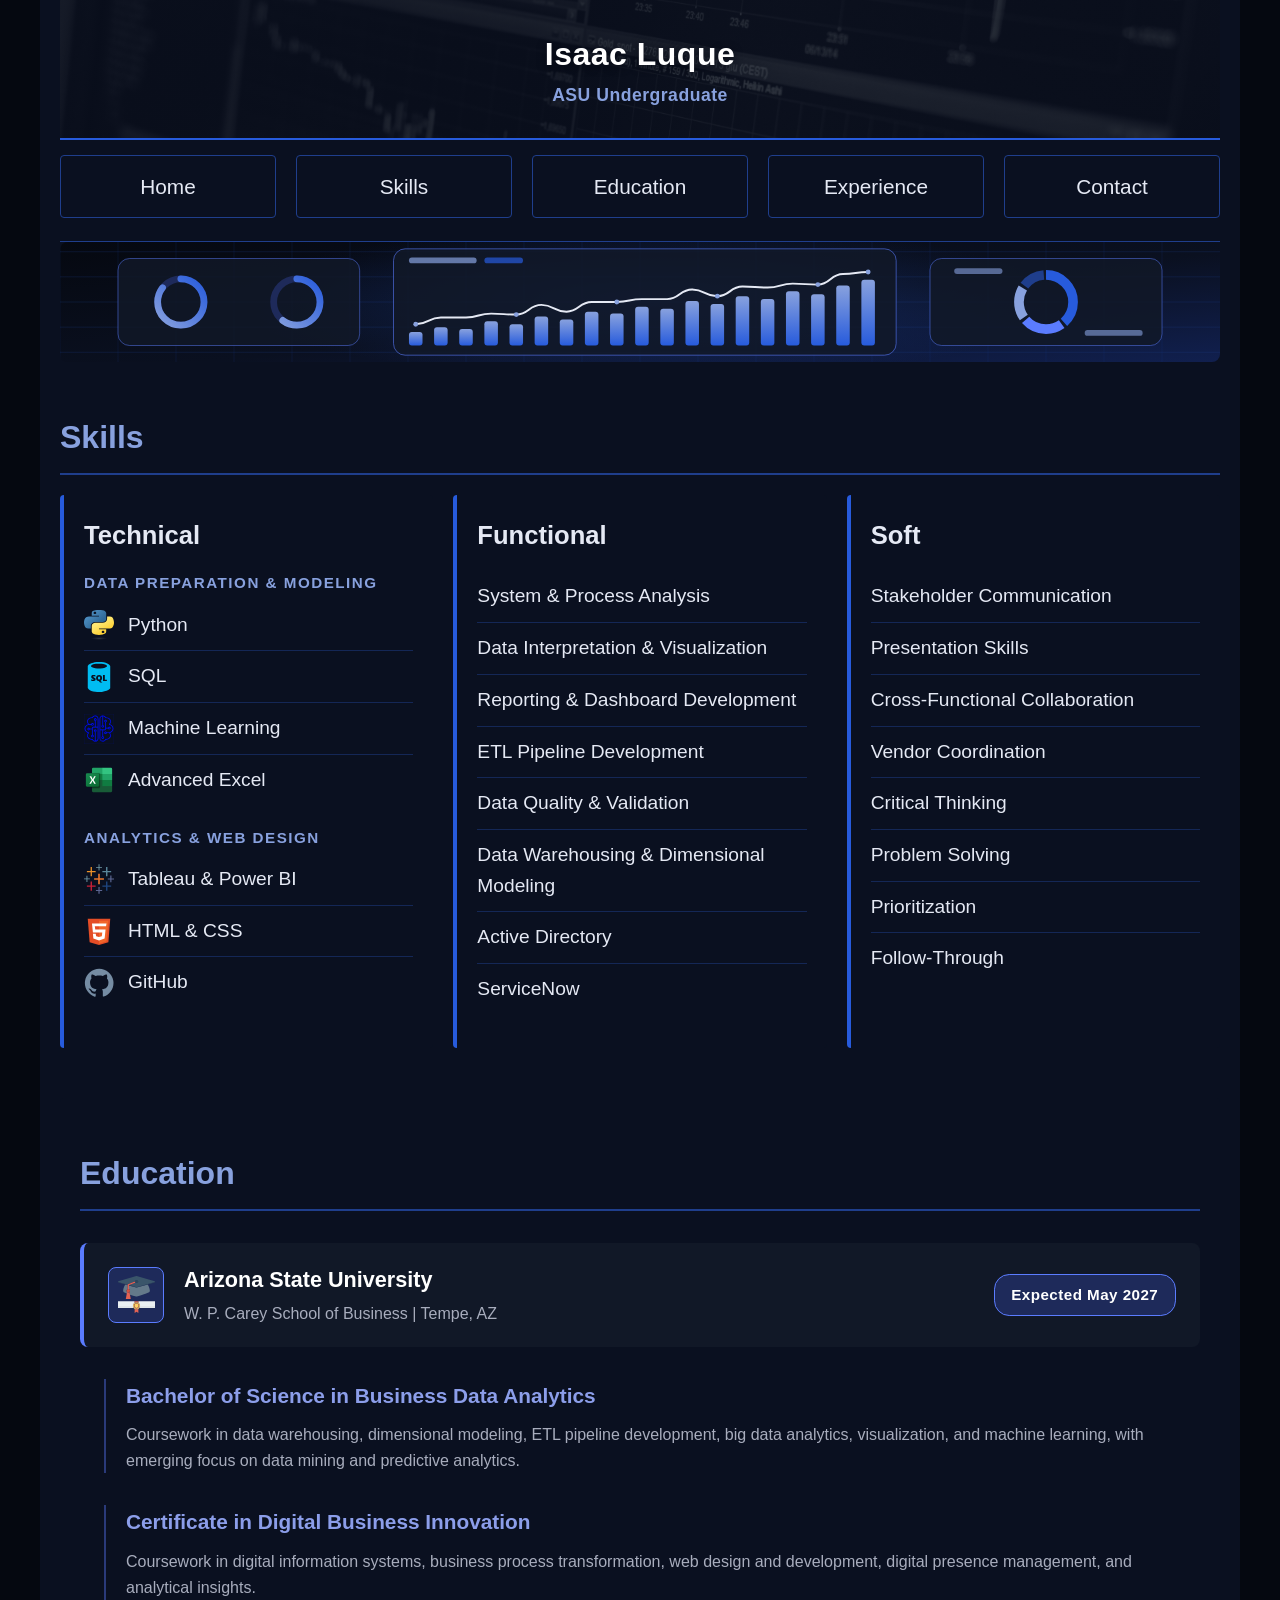
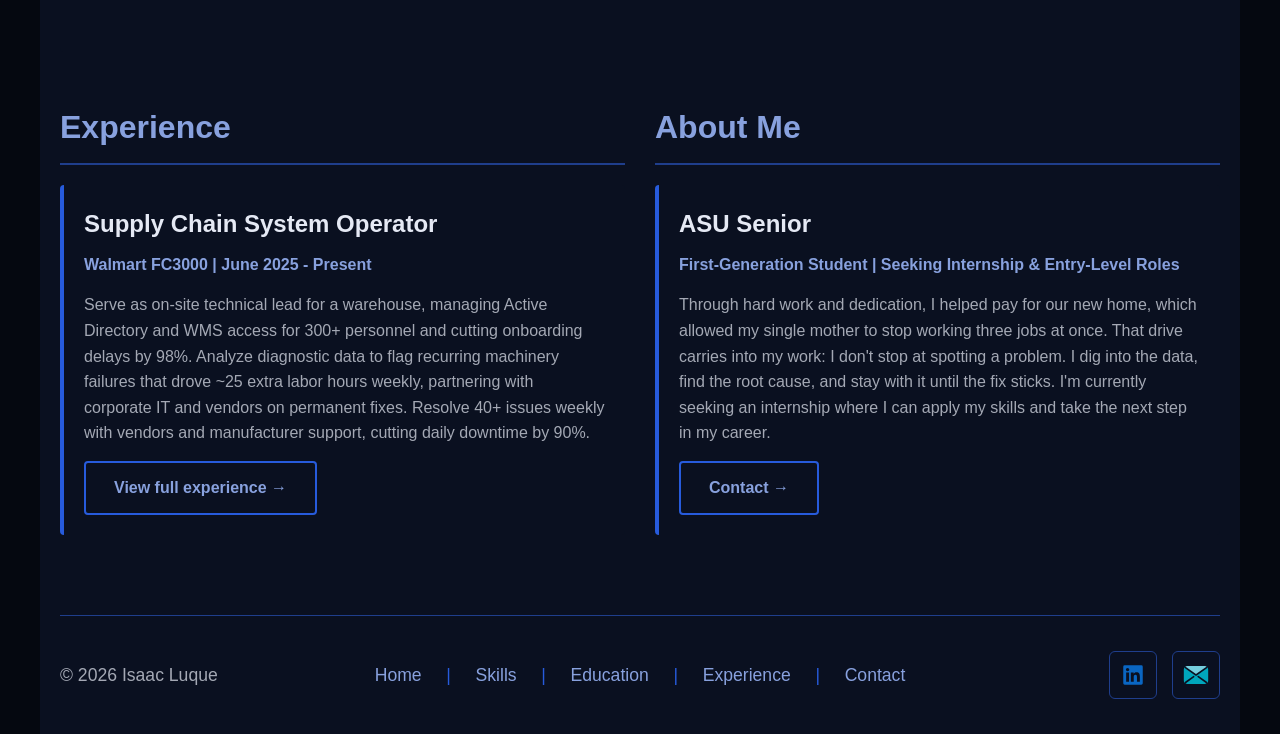
<file: index.html>
<!DOCTYPE html>
<html lang="en">
<head>
    <meta charset="UTF-8">
    <meta name="viewport" content="width=device-width, initial-scale=1.0">
    <title>Isaac Luque - Business Data Analyst</title>
    <meta name="description" content="Isaac Luque is an ASU Business Data Analytics student skilled in Python, SQL, and Tableau, seeking data analyst internships and entry-level roles.">
    <meta name="keywords" content="Isaac Luque, business data analytics, data analyst, ASU, Python, SQL, Tableau, Power BI, internship">
    <link rel="stylesheet" href="style.css">
</head>
<body>
    <div id="wrapper">
        <header>
            <h1>Isaac Luque</h1>
            <p>ASU Undergraduate</p>
        </header>
        <nav>
            <ul>
                <li><a href="index.html">Home</a></li>
                <li><a href="skills.html">Skills</a></li>
                <li><a href="education.html">Education</a></li>
                <li><a href="experience.html">Experience</a></li>
                <li><a href="contact.html">Contact</a></li>
            </ul>
        </nav>
        
        <div id="hero" class="hero"></div>
        
        <main>
            <h2>Skills</h2>
            <div class="flow">
                <section>
                    <h3>Technical</h3>
                    <div class="skill-group">
                        <span class="group-label">Data Preparation &amp; Modeling</span>
                        <ul>
                            <li><img src="images/python.svg" alt="Python Logo">Python</li>
                            <li><img src="images/sql.svg" alt="SQL Logo">SQL</li>
                            <li><img src="images/ml.svg" alt="ML Logo">Machine Learning</li>
                            <li><img src="images/excel.svg" alt="Excel Logo">Advanced Excel</li>
                        </ul>
                    </div>
                    <div class="skill-group">
                        <span class="group-label">Analytics &amp; Web Design</span>
                        <ul>
                            <li><img src="images/tableau.svg" alt="Tableau Logo">Tableau &amp; Power BI</li>
                            <li><img src="images/html.svg" alt="HTML Logo">HTML &amp; CSS</li>
                            <li><img src="images/github.svg" alt="GitHub Logo">GitHub</li>
                        </ul>
                    </div>
                </section>

                <section>
                    <h3>Functional</h3>
                    <ul>
                        <li>System &amp; Process Analysis</li>
                        <li>Data Interpretation &amp; Visualization</li>
                        <li>Reporting &amp; Dashboard Development</li>
                        <li>ETL Pipeline Development</li>
                        <li>Data Quality &amp; Validation</li>
                        <li>Data Warehousing &amp; Dimensional Modeling</li>
                        <li>Active Directory</li>
                        <li>ServiceNow</li>
                    </ul>
                </section>

                <section>
                    <h3>Soft</h3>
                    <ul>
                        <li>Stakeholder Communication</li>
                        <li>Presentation Skills</li>
                        <li>Cross-Functional Collaboration</li>
                        <li>Vendor Coordination</li>
                        <li>Critical Thinking</li>
                        <li>Problem Solving</li>
                        <li>Prioritization</li>
                        <li>Follow-Through</li>
                    </ul>
                </section>
            </div>
            
            <section id="education">
                <h2>Education</h2>

                <div class="asu-header">
                    <div class="grad-icon"><img src="images/grad.svg" alt="Graduation Cap"></div>
                    <div class="asu-info">
                        <p class="asu-name">Arizona State University</p>
                        <p class="asu-school">W. P. Carey School of Business | Tempe, AZ</p>
                    </div>
                    <span class="grad-badge">Expected May 2027</span>
                </div>

               <article class="edu-entry">
                    <h3>Bachelor of Science in Business Data Analytics</h3>
                    <p>Coursework in data warehousing, dimensional modeling, ETL pipeline development, big data analytics, visualization, and machine learning, with emerging focus on data mining and predictive analytics.</p>
                </article>

                <article class="edu-entry">
                    <h3>Certificate in Digital Business Innovation</h3>
                    <p>Coursework in digital information systems, business process transformation, web design and development, digital presence management, and analytical insights.</p>
                </article>
            </section>
            
            <div class="split">
                <div>
                    <h2>Experience</h2>
                    <section>
                        <h3>Supply Chain System Operator</h3>
                        <p class="meta">Walmart FC3000 | June 2025 - Present</p>
                        <p>Serve as on-site technical lead for a warehouse, managing Active Directory and WMS access for 300+ personnel and cutting onboarding delays by 98%. Analyze diagnostic data to flag recurring machinery failures that drove ~25 extra labor hours weekly, partnering with corporate IT and vendors on permanent fixes. Resolve 40+ issues weekly with vendors and manufacturer support, cutting daily downtime by 90%.</p>
                        <a href="experience.html" class="more-link">View full experience &rarr;</a>
                    </section>
                </div>

                <div>
                    <h2>About Me</h2>
                    <section>
                        <h3>ASU Senior</h3>
                        <p class="meta">First-Generation Student | Seeking Internship &amp; Entry-Level Roles</p>
                        <p>Through hard work and dedication, I helped pay for our new home, which allowed my single mother to stop working three jobs at once. That drive carries into my work: I don't stop at spotting a problem. I dig into the data, find the root cause, and stay with it until the fix sticks. I'm currently seeking an internship where I can apply my skills and take the next step in my career.</p>
                        <a href="contact.html" class="contact-btn">Contact &rarr;</a>
                    </section>
                </div>
            </div>
        </main>

       <footer>
            <span class="footer-copy">&copy; 2026 Isaac Luque</span>

            <div class="footer-links">
                <a href="index.html">Home</a>
                <span>|</span>
                <a href="skills.html">Skills</a>
                <span>|</span>
                <a href="education.html">Education</a>
                <span>|</span>
                <a href="experience.html">Experience</a>
                <span>|</span>
                <a href="contact.html">Contact</a>
            </div>

            <div class="footer-social">
                <a href="https://www.linkedin.com/in/isaacalexis" target="_blank" title="LinkedIn"><img src="images/linkedin.svg" alt="LinkedIn"></a>
                <a href="mailto:isaac.carrasco05@gmail.com" title="Email"><img src="images/email.svg" alt="Email"></a>
            </div>
        </footer>
    </div>
</body>
</html>
</file>
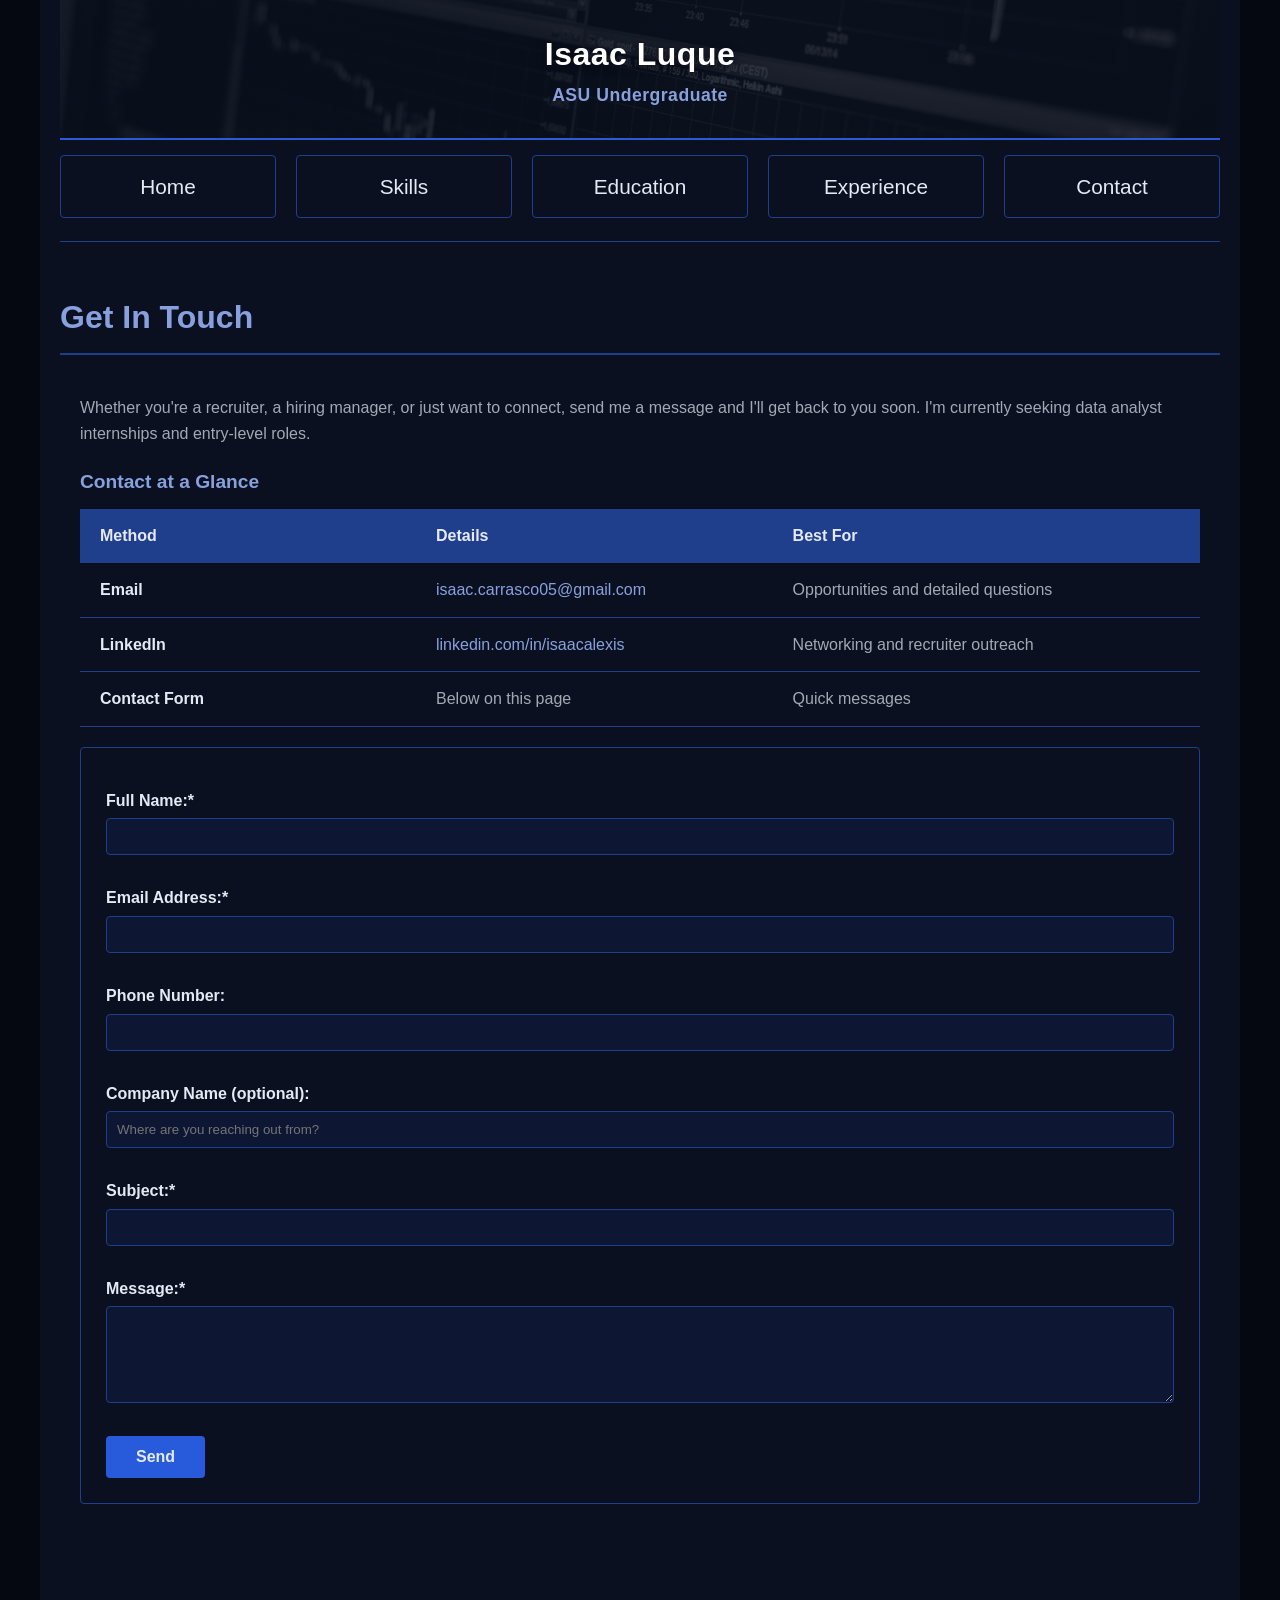
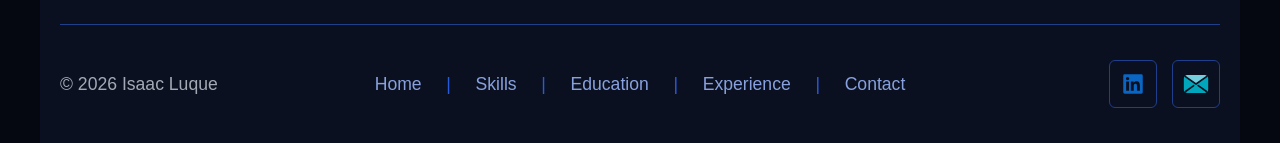
<file: contact.html>
<!DOCTYPE html>
<html lang="en">
<head>
    <meta charset="UTF-8">
    <meta name="viewport" content="width=device-width, initial-scale=1.0">
    <title>Contact | Isaac Luque - Business Data Analyst</title>
    <meta name="description" content="Contact Isaac Luque, a Business Data Analytics student at Arizona State University seeking data analyst internships and entry-level roles.">
    <meta name="keywords" content="contact Isaac Luque, data analyst, internship, entry-level, Arizona State University">
    <link rel="stylesheet" href="style.css">
</head>
<body>
    <div id="wrapper">
        <header>
            <h1>Isaac Luque</h1>
            <p>ASU Undergraduate</p>
        </header>
        <nav>
            <ul>
                <li><a href="index.html">Home</a></li>
                <li><a href="skills.html">Skills</a></li>
                <li><a href="education.html">Education</a></li>
                <li><a href="experience.html">Experience</a></li>
                <li><a href="contact.html">Contact</a></li>
            </ul>
        </nav>

        <main>
            <h2>Get In Touch</h2>
            <section>
                <p>Whether you're a recruiter, a hiring manager, or just want to connect, send me a message and I'll get back to you soon. I'm currently seeking data analyst internships and entry-level roles.</p>

                <table>
                    <caption>Contact at a Glance</caption>
                    <tr>
                        <th scope="col">Method</th>
                        <th scope="col">Details</th>
                        <th scope="col">Best For</th>
                    </tr>
                    <tr>
                        <td>Email</td>
                        <td><a href="mailto:isaac.carrasco05@gmail.com">isaac.carrasco05@gmail.com</a></td>
                        <td>Opportunities and detailed questions</td>
                    </tr>
                    <tr>
                        <td>LinkedIn</td>
                        <td><a href="https://www.linkedin.com/in/isaacalexis" target="_blank" rel="noopener">linkedin.com/in/isaacalexis</a></td>
                        <td>Networking and recruiter outreach</td>
                    </tr>
                    <tr>
                        <td>Contact Form</td>
                        <td>Below on this page</td>
                        <td>Quick messages</td>
                    </tr>
                </table>

                <form action="#" method="post">
                    <label for="name">Full Name:*</label>
                    <input type="text" id="name" name="name" required>

                    <label for="email">Email Address:*</label>
                    <input type="email" id="email" name="email" required>

                    <label for="phone">Phone Number:</label>
                    <input type="tel" id="phone" name="phone">

                    <label for="company">Company Name (optional):</label>
                    <input type="text" id="company" name="company" placeholder="Where are you reaching out from?">

                    <label for="subject">Subject:*</label>
                    <input type="text" id="subject" name="subject" required>

                    <label for="message">Message:*</label>
                    <textarea id="message" name="message" rows="5" required></textarea>

                    <button type="submit">Send</button>
                </form>
            </section>
        </main>

        <footer>
            <span class="footer-copy">&copy; 2026 Isaac Luque</span>

            <div class="footer-links">
                <a href="index.html">Home</a>
                <span>|</span>
                <a href="skills.html">Skills</a>
                <span>|</span>
                <a href="education.html">Education</a>
                <span>|</span>
                <a href="experience.html">Experience</a>
                <span>|</span>
                <a href="contact.html">Contact</a>
            </div>

            <div class="footer-social">
                <a href="https://www.linkedin.com/in/isaacalexis" target="_blank" title="LinkedIn"><img src="images/linkedin.svg" alt="LinkedIn"></a>
                <a href="mailto:isaac.carrasco05@gmail.com" title="Email"><img src="images/email.svg" alt="Email"></a>
            </div>
        </footer>
    </div>
</body>
</html>
</file>
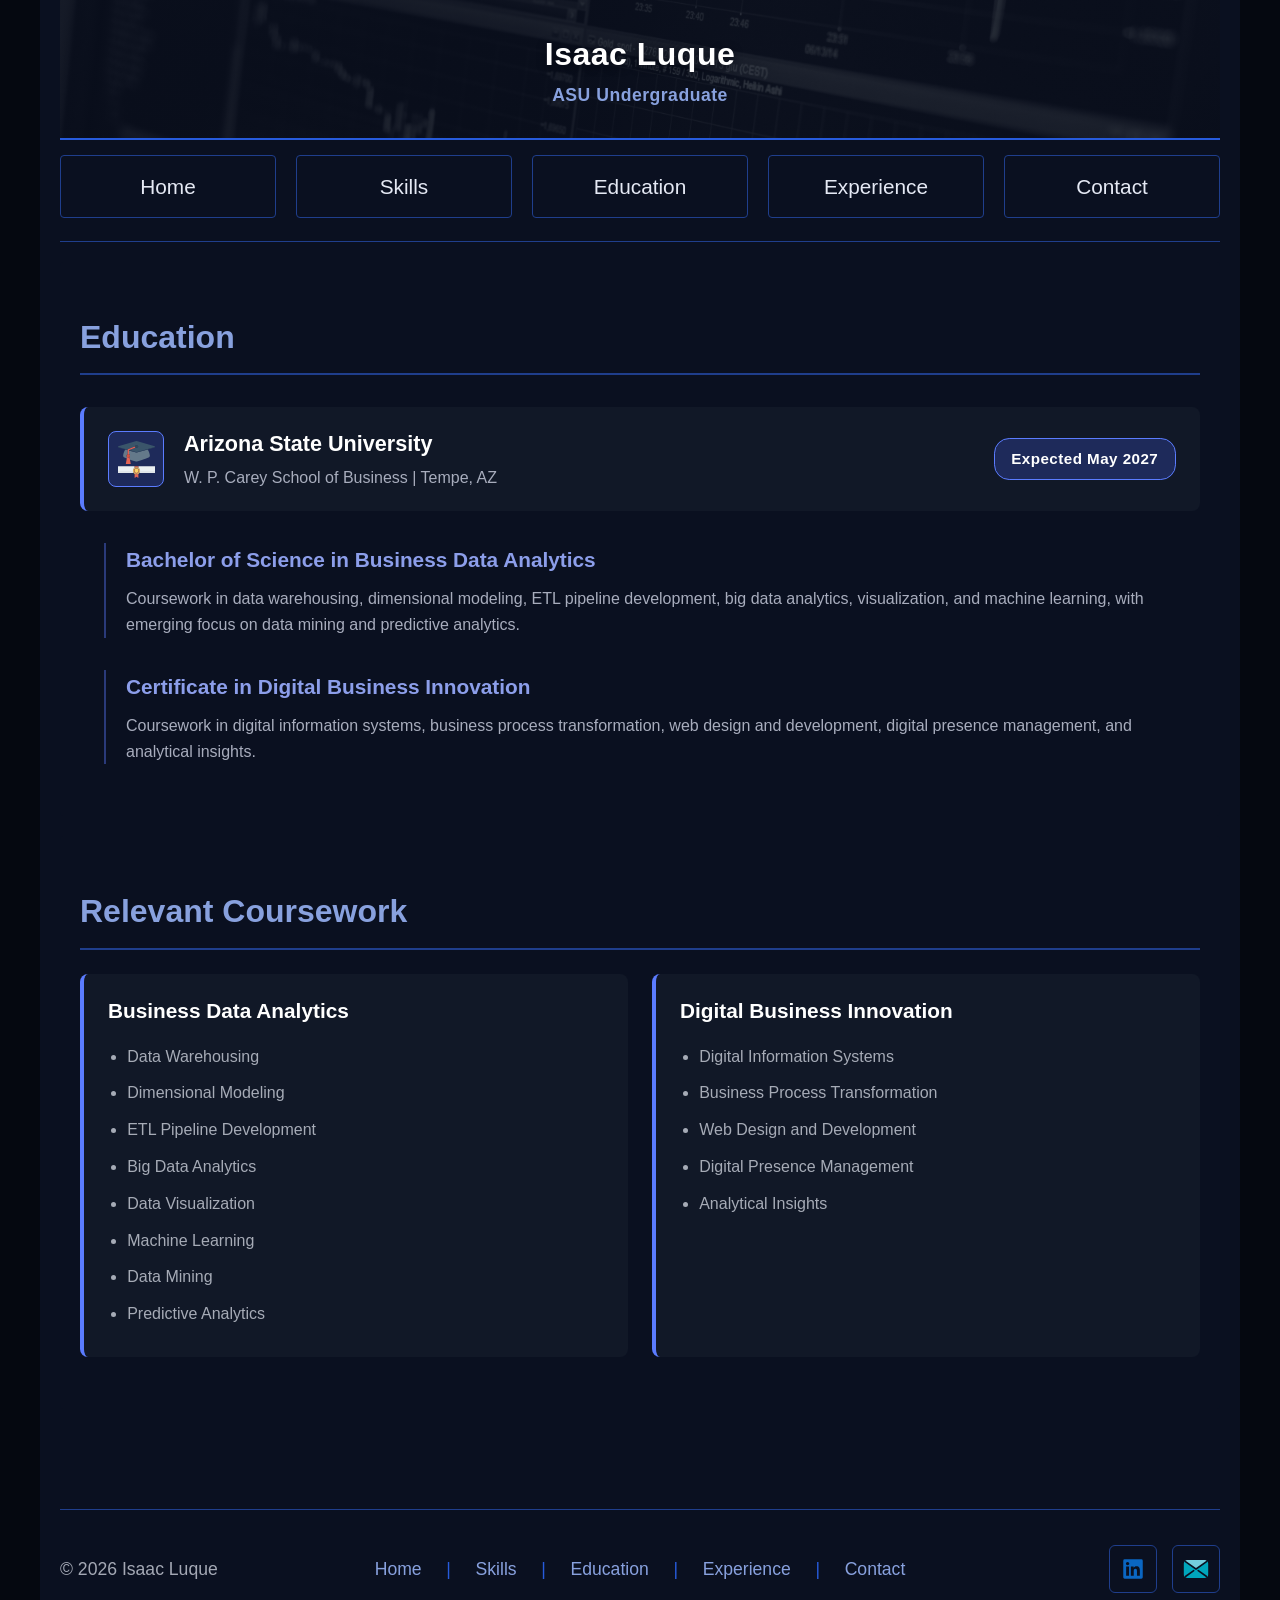
<file: education.html>
<!DOCTYPE html>
<html lang="en">
<head>
    <meta charset="UTF-8">
    <meta name="viewport" content="width=device-width, initial-scale=1.0">
    <title>Education | Isaac Luque - Business Data Analyst</title>
    <meta name="description" content="Isaac Luque is a Business Data Analytics student at Arizona State University's W. P. Carey School of Business, graduating May 2027.">
    <meta name="keywords" content="Arizona State University, W. P. Carey School of Business, business data analytics, digital business innovation, data warehousing, machine learning, predictive analytics, ETL">
    <link rel="stylesheet" href="style.css">
</head>
<body>
    <div id="wrapper">
        <header>
            <h1>Isaac Luque</h1>
            <p>ASU Undergraduate</p>
        </header>
        <nav>
            <ul>
                <li><a href="index.html">Home</a></li>
                <li><a href="skills.html">Skills</a></li>
                <li><a href="education.html">Education</a></li>
                <li><a href="experience.html">Experience</a></li>
                <li><a href="contact.html">Contact</a></li>
            </ul>
        </nav>

        <main>
            <section id="education">
                <h2>Education</h2>

                <div class="asu-header">
                    <div class="grad-icon"><img src="images/grad.svg" alt="Graduation Cap"></div>
                    <div class="asu-info">
                        <p class="asu-name">Arizona State University</p>
                        <p class="asu-school">W. P. Carey School of Business | Tempe, AZ</p>
                    </div>
                    <span class="grad-badge">Expected May 2027</span>
                </div>

                <article class="edu-entry">
                    <h3>Bachelor of Science in Business Data Analytics</h3>
                    <p>Coursework in data warehousing, dimensional modeling, ETL pipeline development, big data analytics, visualization, and machine learning, with emerging focus on data mining and predictive analytics.</p>
                </article>

                <article class="edu-entry">
                    <h3>Certificate in Digital Business Innovation</h3>
                    <p>Coursework in digital information systems, business process transformation, web design and development, digital presence management, and analytical insights.</p>
                </article>
            </section>

            <section id="coursework">
                <h2>Relevant Coursework</h2>

                <div class="course-grid">
                    <div class="course-card">
                        <h3>Business Data Analytics</h3>
                        <ul>
                            <li>Data Warehousing</li>
                            <li>Dimensional Modeling</li>
                            <li>ETL Pipeline Development</li>
                            <li>Big Data Analytics</li>
                            <li>Data Visualization</li>
                            <li>Machine Learning</li>
                            <li>Data Mining</li>
                            <li>Predictive Analytics</li>
                        </ul>
                    </div>

                    <div class="course-card">
                        <h3>Digital Business Innovation</h3>
                        <ul>
                            <li>Digital Information Systems</li>
                            <li>Business Process Transformation</li>
                            <li>Web Design and Development</li>
                            <li>Digital Presence Management</li>
                            <li>Analytical Insights</li>
                        </ul>
                    </div>
                </div>
            </section>
        </main>

        <footer>
            <span class="footer-copy">&copy; 2026 Isaac Luque</span>

            <div class="footer-links">
                <a href="index.html">Home</a>
                <span>|</span>
                <a href="skills.html">Skills</a>
                <span>|</span>
                <a href="education.html">Education</a>
                <span>|</span>
                <a href="experience.html">Experience</a>
                <span>|</span>
                <a href="contact.html">Contact</a>
            </div>

            <div class="footer-social">
                <a href="https://www.linkedin.com/in/isaacalexis" target="_blank" title="LinkedIn"><img src="images/linkedin.svg" alt="LinkedIn"></a>
                <a href="mailto:isaac.carrasco05@gmail.com" title="Email"><img src="images/email.svg" alt="Email"></a>
            </div>
        </footer>
    </div>
</body>
</html>
</file>
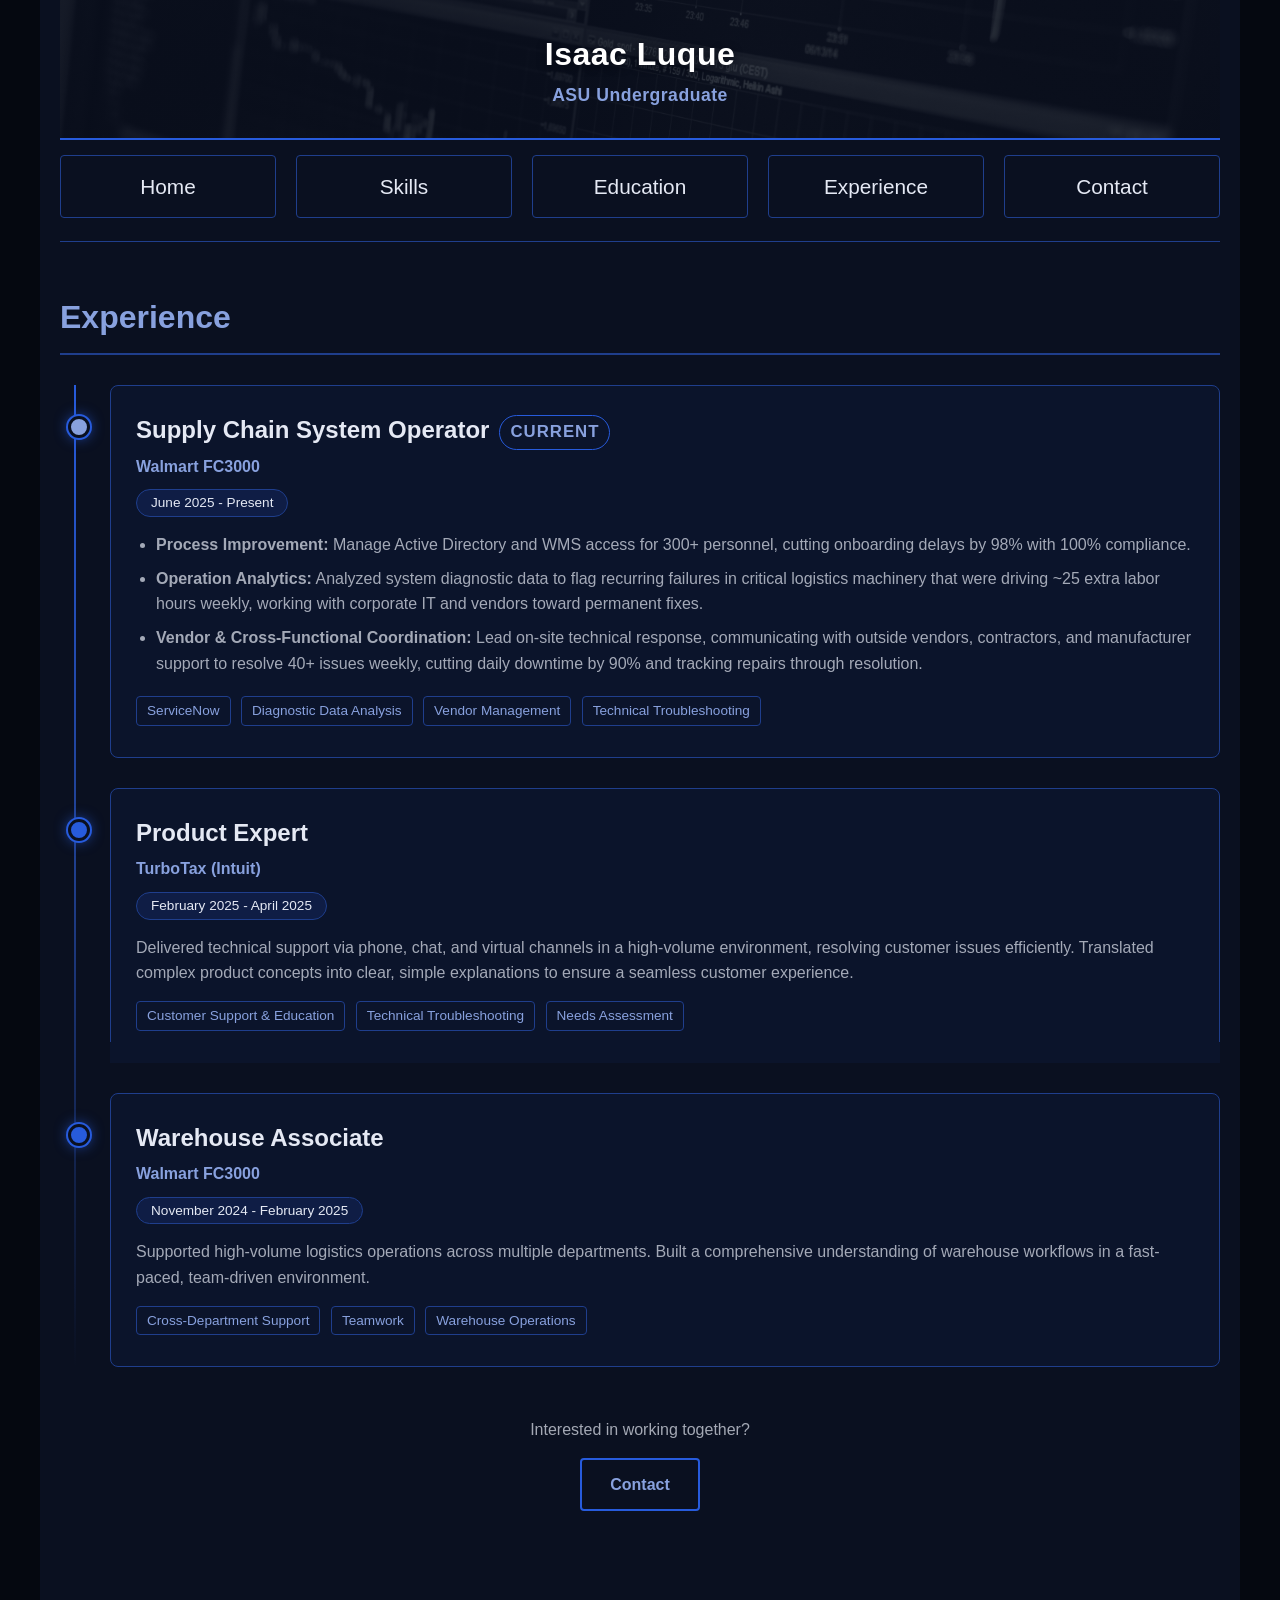
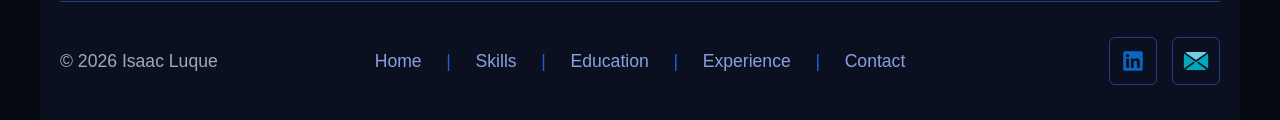
<file: experience.html>
<!DOCTYPE html>
<html lang="en">
<head>
    <meta charset="UTF-8">
    <meta name="viewport" content="width=device-width, initial-scale=1.0">
    <title>Experience | Isaac Luque - Business Data Analyst</title>
    <meta name="description" content="Work experience of Isaac Luque as a Supply Chain System Operator at Walmart FC3000, managing system access and analyzing diagnostic data.">
    <meta name="keywords" content="supply chain, Walmart, Active Directory, WMS, data analysis, process improvement, vendor coordination, technical support">
    <link rel="stylesheet" href="style.css">
</head>
<body>
    <div id="wrapper">
        <header>
            <h1>Isaac Luque</h1>
            <p>ASU Undergraduate</p>
        </header>
        <nav>
            <ul>
                <li><a href="index.html">Home</a></li>
                <li><a href="skills.html">Skills</a></li>
                <li><a href="education.html">Education</a></li>
                <li><a href="experience.html">Experience</a></li>
                <li><a href="contact.html">Contact</a></li>
            </ul>
        </nav>

        <main>
            <h2>Experience</h2>
            <div class="timeline">

                <article class="job current">
                    <h3>Supply Chain System Operator<span class="badge">Current</span></h3>
                    <p class="company">Walmart FC3000</p>
                    <span class="dates">June 2025 - Present</span>
                    <ul>
                        <li><strong>Process Improvement:</strong> Manage Active Directory and WMS access for 300+ personnel, cutting onboarding delays by 98% with 100% compliance.</li>
                        <li><strong>Operation Analytics:</strong> Analyzed system diagnostic data to flag recurring failures in critical logistics machinery that were driving ~25 extra labor hours weekly, working with corporate IT and vendors toward permanent fixes.</li>
                        <li><strong>Vendor &amp; Cross-Functional Coordination:</strong> Lead on-site technical response, communicating with outside vendors, contractors, and manufacturer support to resolve 40+ issues weekly, cutting daily downtime by 90% and tracking repairs through resolution.</li>
                    </ul>
                    <div class="tags">
                        <span>ServiceNow</span>
                        <span>Diagnostic Data Analysis</span>
                        <span>Vendor Management</span>
                        <span>Technical Troubleshooting</span>
                    </div>
                </article>

                <article class="job">
                    <h3>Product Expert</h3>
                    <p class="company">TurboTax (Intuit)</p>
                    <span class="dates">February 2025 - April 2025</span>
                    <p>Delivered technical support via phone, chat, and virtual channels in a high-volume environment, resolving customer issues efficiently. Translated complex product concepts into clear, simple explanations to ensure a seamless customer experience.</p>
                    <div class="tags">
                        <span>Customer Support &amp; Education</span>
                        <span>Technical Troubleshooting</span>
                        <span>Needs Assessment</span>
                    </div>
                </article>

                <article class="job">
                    <h3>Warehouse Associate</h3>
                    <p class="company">Walmart FC3000</p>
                    <span class="dates">November 2024 - February 2025</span>
                    <p>Supported high-volume logistics operations across multiple departments. Built a comprehensive understanding of warehouse workflows in a fast-paced, team-driven environment.</p>
                    <div class="tags">
                        <span>Cross-Department Support</span>
                        <span>Teamwork</span>
                        <span>Warehouse Operations</span>
                    </div>
                </article>
            </div>

            <div class="timeline-end">
                <p>Interested in working together?</p>
                <a href="contact.html" class="contact-btn">Contact</a>
            </div>
        </main>

        <footer>
            <span class="footer-copy">&copy; 2026 Isaac Luque</span>

            <div class="footer-links">
                <a href="index.html">Home</a>
                <span>|</span>
                <a href="skills.html">Skills</a>
                <span>|</span>
                <a href="education.html">Education</a>
                <span>|</span>
                <a href="experience.html">Experience</a>
                <span>|</span>
                <a href="contact.html">Contact</a>
            </div>

            <div class="footer-social">
                <a href="https://www.linkedin.com/in/isaacalexis" target="_blank" title="LinkedIn"><img src="images/linkedin.svg" alt="LinkedIn"></a>
                <a href="mailto:isaac.carrasco05@gmail.com" title="Email"><img src="images/email.svg" alt="Email"></a>
            </div>
        </footer>
    </div>
</body>
</html>
</file>
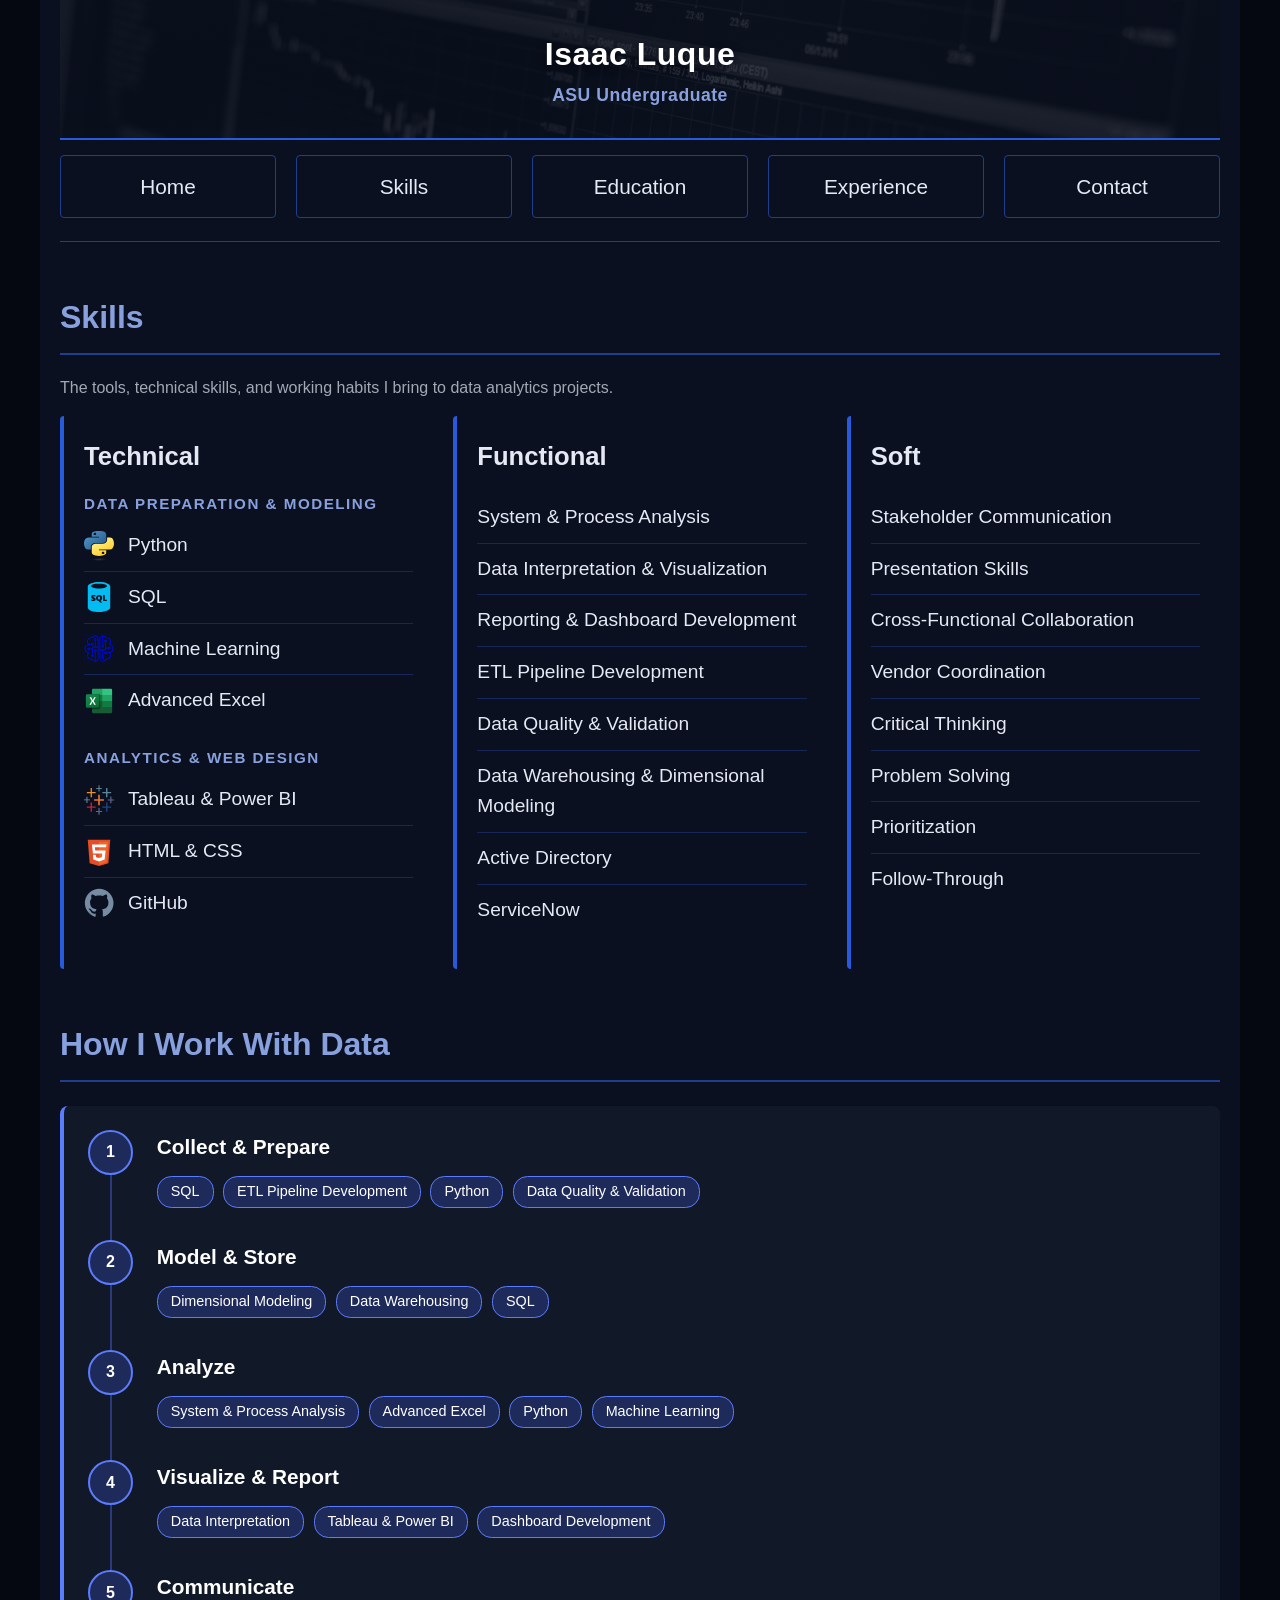
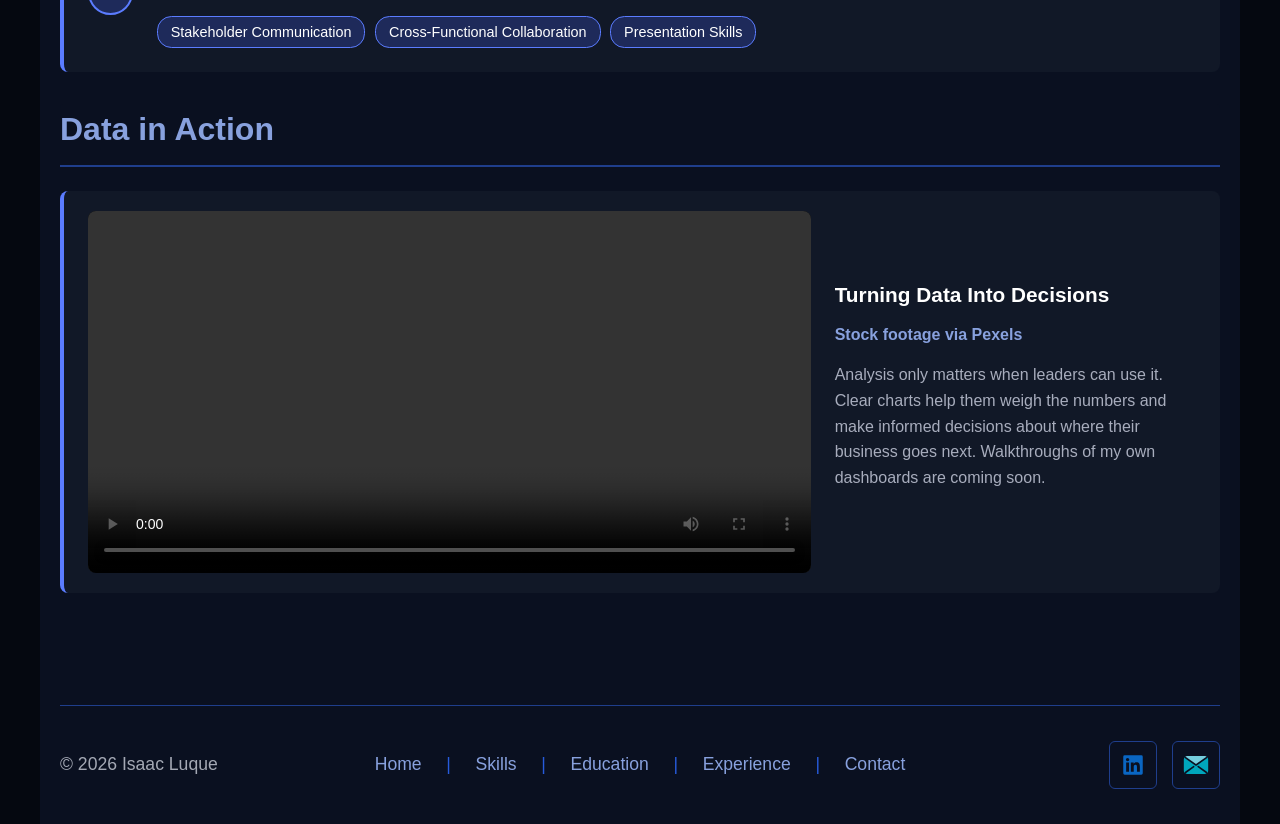
<file: skills.html>
<!DOCTYPE html>
<html lang="en">
<head>
    <meta charset="UTF-8">
    <meta name="viewport" content="width=device-width, initial-scale=1.0">
    <title>Skills | Isaac Luque - Business Data Analyst</title>
    <meta name="description" content="Technical, functional, and soft skills of Isaac Luque, including Python, SQL, Tableau, Power BI, and ETL development.">
    <meta name="keywords" content="data analyst skills, Python, SQL, Tableau, Power BI, Advanced Excel, machine learning, ETL, data visualization, Active Directory, ServiceNow">
    <link rel="stylesheet" href="style.css">
</head>
<body>
    <div id="wrapper">
        <header>
            <h1>Isaac Luque</h1>
            <p>ASU Undergraduate</p>
        </header>
        <nav>
            <ul>
                <li><a href="index.html">Home</a></li>
                <li><a href="skills.html">Skills</a></li>
                <li><a href="education.html">Education</a></li>
                <li><a href="experience.html">Experience</a></li>
                <li><a href="contact.html">Contact</a></li>
            </ul>
        </nav>

        <main>
            <h2>Skills</h2>

            <p>The tools, technical skills, and working habits I bring to data analytics projects.</p>

            <div class="flow">
                <section>
                    <h3>Technical</h3>
                    <div class="skill-group">
                        <span class="group-label">Data Preparation &amp; Modeling</span>
                        <ul>
                            <li><img src="images/python.svg" alt="Python Logo">Python</li>
                            <li><img src="images/sql.svg" alt="SQL Logo">SQL</li>
                            <li><img src="images/ml.svg" alt="ML Logo">Machine Learning</li>
                            <li><img src="images/excel.svg" alt="Excel Logo">Advanced Excel</li>
                        </ul>
                    </div>
                    <div class="skill-group">
                        <span class="group-label">Analytics &amp; Web Design</span>
                        <ul>
                            <li><img src="images/tableau.svg" alt="Tableau Logo">Tableau &amp; Power BI</li>
                            <li><img src="images/html.svg" alt="HTML Logo">HTML &amp; CSS</li>
                            <li><img src="images/github.svg" alt="GitHub Logo">GitHub</li>
                        </ul>
                    </div>
                </section>

                <section>
                    <h3>Functional</h3>
                    <ul>
                        <li>System &amp; Process Analysis</li>
                        <li>Data Interpretation &amp; Visualization</li>
                        <li>Reporting &amp; Dashboard Development</li>
                        <li>ETL Pipeline Development</li>
                        <li>Data Quality &amp; Validation</li>
                        <li>Data Warehousing &amp; Dimensional Modeling</li>
                        <li>Active Directory</li>
                        <li>ServiceNow</li>
                    </ul>
                </section>

                <section>
                    <h3>Soft</h3>
                    <ul>
                        <li>Stakeholder Communication</li>
                        <li>Presentation Skills</li>
                        <li>Cross-Functional Collaboration</li>
                        <li>Vendor Coordination</li>
                        <li>Critical Thinking</li>
                        <li>Problem Solving</li>
                        <li>Prioritization</li>
                        <li>Follow-Through</li>
                    </ul>
                </section>
            </div>

            <section id="workflow">
                <h2>How I Work With Data</h2>

                <div class="workflow">
                    <div class="workflow-step">
                        <span class="step-num">1</span>
                        <div class="step-body">
                            <h3>Collect &amp; Prepare</h3>
                            <ul class="step-tags">
                                <li>SQL</li>
                                <li>ETL Pipeline Development</li>
                                <li>Python</li>
                                <li>Data Quality &amp; Validation</li>
                            </ul>
                        </div>
                    </div>

                    <div class="workflow-step">
                        <span class="step-num">2</span>
                        <div class="step-body">
                            <h3>Model &amp; Store</h3>
                            <ul class="step-tags">
                                <li>Dimensional Modeling</li>
                                <li>Data Warehousing</li>
                                <li>SQL</li>
                            </ul>
                        </div>
                    </div>

                    <div class="workflow-step">
                        <span class="step-num">3</span>
                        <div class="step-body">
                            <h3>Analyze</h3>
                            <ul class="step-tags">
                                <li>System &amp; Process Analysis</li>
                                <li>Advanced Excel</li>
                                <li>Python</li>
                                <li>Machine Learning</li>
                            </ul>
                        </div>
                    </div>

                    <div class="workflow-step">
                        <span class="step-num">4</span>
                        <div class="step-body">
                            <h3>Visualize &amp; Report</h3>
                            <ul class="step-tags">
                                <li>Data Interpretation</li>
                                <li>Tableau &amp; Power BI</li>
                                <li>Dashboard Development</li>
                            </ul>
                        </div>
                    </div>

                    <div class="workflow-step">
                        <span class="step-num">5</span>
                        <div class="step-body">
                            <h3>Communicate</h3>
                            <ul class="step-tags">
                                <li>Stakeholder Communication</li>
                                <li>Cross-Functional Collaboration</li>
                                <li>Presentation Skills</li>
                            </ul>
                        </div>
                    </div>
                </div>
            </section>

            <section id="video">
                <h2>Data in Action</h2>

                <div class="video-card">
                    <video controls preload="metadata">
                        <source src="images/dash.mp4" type="video/mp4">
                        Your browser does not support HTML5 video.
                        <a href="images/dash.mp4">Download the video</a>
                    </video>

                    <div class="video-info">
                        <h3>Turning Data Into Decisions</h3>
                        <p class="meta">Stock footage via Pexels</p>
                        <p>Analysis only matters when leaders can use it. Clear charts help them weigh the numbers and make informed decisions about where their business goes next. Walkthroughs of my own dashboards are coming soon.</p>
                    </div>
                </div>
            </section>
        </main>

        <footer>
            <span class="footer-copy">&copy; 2026 Isaac Luque</span>

            <div class="footer-links">
                <a href="index.html">Home</a>
                <span>|</span>
                <a href="skills.html">Skills</a>
                <span>|</span>
                <a href="education.html">Education</a>
                <span>|</span>
                <a href="experience.html">Experience</a>
                <span>|</span>
                <a href="contact.html">Contact</a>
            </div>

            <div class="footer-social">
                <a href="https://www.linkedin.com/in/isaacalexis" target="_blank" title="LinkedIn"><img src="images/linkedin.svg" alt="LinkedIn"></a>
                <a href="mailto:isaac.carrasco05@gmail.com" title="Email"><img src="images/email.svg" alt="Email"></a>
            </div>
        </footer>
    </div>
</body>
</html>
</file>
<file: style.css>
* {
    margin: 0;
    padding: 0;
    box-sizing: border-box;
}

body {
    font-family: Arial, sans-serif;
    background-color: #050810;
    color: #e5e9f4;
    line-height: 1.6;
}

header, nav, main, footer, #wrapper, #hero {
    background-color: #0a1020;
}

header {
    display: flex;
    flex-direction: column;
    justify-content: center;
    min-height: 140px;
    padding: 20px 0;
    text-align: center;
    border-bottom: 2px solid #275bdc;
    background-image: linear-gradient(rgba(10, 16, 32, 0.82), rgba(10, 16, 32, 0.82)), url("images/hero.jpg");
    background-size: cover;
    background-position: center;
    background-repeat: no-repeat;
}

header h1, header h1 a, h2 {
    color: #88a1de;
    text-decoration: none;
}

header h1, header h1 a {
    color: #ffffff;
    font-weight: bold;
    letter-spacing: 0.5px;
    text-shadow: 0 2px 8px rgba(5, 8, 16, 0.8);
}

h2 {
    font-size: 2em;
    margin: 30px 0 20px 0;
    border-bottom: 2px solid #1f3e8c;
    padding-bottom: 10px;
}

header h1 a:hover, footer a:hover {
    color: #e5e9f4;
}

header h1 {
    text-shadow: 0 2px 8px rgba(5, 8, 16, 0.8);
}

header p {
    color: #88a1de;
    font-size: 1.1em;
    font-weight: bold;
    letter-spacing: 0.5px;
}

nav {
    border-bottom: 1px solid #1f3e8c;
    padding: 15px 0;
}

nav ul {
    list-style: none;
    display: flex;
    gap: 20px;
    margin: 0;
    padding: 0;
}

nav li {
    flex: 1;
    margin-bottom: 0;
}

nav a {
    display: block;
    text-align: center;
    color: #e5e9f4;
    text-decoration: none;
    padding: 14px 0;
    font-size: 1.3em;
    border: 1px solid #1f3e8c;
    border-radius: 4px;
}

nav a:hover {
    background-color: #275bdc;
    color: #e5e9f4;
    border-color: #275bdc;
}

@media (max-width: 700px) {
    nav ul {
        flex-wrap: wrap;
    }

    nav li {
        flex: 1 1 40%;
    }
}

#wrapper {
    max-width: 1200px;
    margin: 0 auto;
    padding: 0 20px;
}

#hero {
    width: 100%;
    height: 120px;
    background-image: url("images/hero.svg");
    background-size: cover;
    background-position: center;
    background-repeat: no-repeat;
    margin: 0;
    border-radius: 8px;
}

main {
    padding: 20px 0 40px 0;
}

h3 {
    color: #88a1de;
    font-size: 1.3em;
    margin: 15px 0 10px 0;
}

main p {
    color: rgba(229, 233, 244, 0.7);
    margin-bottom: 15px;
}

section, form, input, textarea, table {
    background-color: #0a1020;
    border-radius: 4px;
}

section {
    padding: 20px;
    margin-bottom: 20px;
}

.flow {
    display: grid;
    grid-template-columns: repeat(auto-fit, minmax(250px, 1fr));
    gap: 20px;
    margin-bottom: 30px;
}

.flow section {
    border-left: 4px solid #275bdc;
}

.flow section:hover {
    background-color: rgba(39, 91, 220, 0.1);
    border-left-color: #88a1de;
}

.flow h3 {
    color: #e5e9f4;
    font-size: 1.6em;
    margin-top: 0;
    margin-bottom: 15px;
}

.flow ul {
    list-style: none;
    margin: 0;
    padding: 0;
}

.flow li {
    display: flex;
    align-items: center;
    gap: 14px;
    padding: 10px 0;
    margin-bottom: 0;
    border-bottom: 1px solid rgba(31, 62, 140, 0.5);
    color: #e5e9f4;
    font-size: 1.2em;
}

.flow li:last-child {
    border-bottom: none;
}

.flow li img {
    width: 30px;
    height: 30px;
    margin: 0;
}

.split {
    display: grid;
    grid-template-columns: 1fr 1fr;
    gap: 30px;
}

.split > div {
    display: flex;
    flex-direction: column;
}

.split section {
    flex: 1;
    display: flex;
    flex-direction: column;
    border-left: 4px solid #275bdc;
    margin-bottom: 0;
}

.split section:hover {
    background-color: rgba(39, 91, 220, 0.1);
    border-left-color: #88a1de;
}

.split h3 {
    color: #e5e9f4;
    font-size: 1.5em;
    margin-top: 0;
    margin-bottom: 8px;
}

.split .meta {
    color: #88a1de;
    font-weight: bold;
}

.split section .contact-btn,
.split section .more-link {
    margin-top: auto;
    align-self: flex-start;
}

@media (max-width: 800px) {
    .split {
        grid-template-columns: 1fr;
    }
}

.contact-btn, .more-link {
    display: inline-block;
    padding: 12px 28px;
    background-color: transparent;
    border: 2px solid #275bdc;
    border-radius: 4px;
    color: #88a1de;
    font-size: 1em;
    font-weight: bold;
    text-decoration: none;
    text-align: center;
}

.contact-btn:hover, .more-link:hover {
    background-color: #275bdc;
    border-color: #275bdc;
    color: #e5e9f4;
    box-shadow: 0 4px 12px rgba(39, 91, 220, 0.4);
}

.skill-group {
    margin-bottom: 20px;
}

.group-label {
    display: block;
    color: #88a1de;
    font-size: 0.95em;
    font-weight: bold;
    text-transform: uppercase;
    letter-spacing: 1.5px;
    margin-bottom: 4px;
}

form {
    padding: 25px;
    border: 1px solid #1f3e8c;
}

label {
    display: block;
    margin-top: 15px;
    margin-bottom: 5px;
    color: #e5e9f4;
    font-weight: bold;
}

input, textarea {
    width: 100%;
    padding: 10px;
    margin-bottom: 15px;
    border: 1px solid #1f3e8c;
    color: #e5e9f4;
    font-family: Arial, sans-serif;
    background-color: rgba(39, 91, 220, 0.1);
}

input:focus, textarea:focus {
    outline: none;
    border-color: #275bdc;
    background-color: rgba(39, 91, 220, 0.2);
}

button {
    background-color: #275bdc;
    color: #e5e9f4;
    padding: 12px 30px;
    border: none;
    border-radius: 4px;
    cursor: pointer;
    font-size: 1em;
    font-weight: bold;
    margin-top: 10px;
}

button:hover {
    background-color: #88a1de;
    color: #050810;
    box-shadow: 0 4px 12px rgba(39, 91, 220, 0.4);
}

table {
    width: 100%;
    margin: 20px 0;
    border-collapse: collapse;
}

table th {
    background-color: #1f3e8c;
    color: #e5e9f4;
    padding: 12px;
    text-align: left;
}

table td {
    padding: 12px;
    border-bottom: 1px solid #1f3e8c;
    color: rgba(229, 233, 244, 0.7);
}

table tr:hover {
    background-color: rgba(39, 91, 220, 0.1);
}

footer {
    display: flex;
    justify-content: space-between;
    align-items: center;
    border-top: 1px solid #1f3e8c;
    color: rgba(229, 233, 244, 0.7);
    font-size: 1.1em;
    padding: 35px 0;
    margin-top: 40px;
}

footer a {
    color: #88a1de;
    text-decoration: none;
    margin: 0;
}

.footer-copy {
    flex: 1;
}

.footer-links {
    flex: 2;
    display: flex;
    justify-content: space-evenly;
    align-items: center;
}

.footer-links span {
    color: #275bdc;
}

.footer-social {
    flex: 1;
    display: flex;
    justify-content: flex-end;
    gap: 15px;
}

.footer-social a {
    display: flex;
    align-items: center;
    justify-content: center;
    width: 48px;
    height: 48px;
    border: 1px solid #1f3e8c;
    border-radius: 6px;
}

.footer-social a:hover {
    background-color: #275bdc;
    border-color: #275bdc;
}

.footer-social img {
    width: 26px;
    height: 26px;
}

@media (max-width: 800px) {
    footer {
        flex-direction: column;
        gap: 20px;
    }

    .footer-links {
        flex-wrap: wrap;
        justify-content: center;
        gap: 15px;
    }

    .footer-links span {
        display: none;
    }

    .footer-social {
        justify-content: center;
    }
}

ul {
    margin-left: 20px;
    margin-bottom: 20px;
}

ul li {
    color: rgba(229, 233, 244, 0.7);
    margin-bottom: 8px;
}

.timeline {
    position: relative;
    padding-left: 50px;
    margin: 30px 0;
}

.timeline::before {
    content: "";
    position: absolute;
    left: 14px;
    top: 0;
    bottom: 0;
    width: 2px;
    background: linear-gradient(to bottom, #275bdc, #1f3e8c, rgba(31, 62, 140, 0));
}

.job {
    position: relative;
    background-color: rgba(39, 91, 220, 0.06);
    border: 1px solid #1f3e8c;
    border-radius: 8px;
    padding: 25px;
    margin-bottom: 30px;
    transition: transform 0.25s, border-color 0.25s, box-shadow 0.25s, background-color 0.25s;
    animation: fadeUp 0.7s ease both;
}

.job:nth-child(1) { animation-delay: 0.1s; }
.job:nth-child(2) { animation-delay: 0.25s; }
.job:nth-child(3) { animation-delay: 0.4s; }
.job:nth-child(4) { animation-delay: 0.55s; }
.job:nth-child(5) { animation-delay: 0.7s; }

.job::before {
    content: "";
    position: absolute;
    left: -43px;
    top: 30px;
    width: 16px;
    height: 16px;
    background-color: #275bdc;
    border: 3px solid #0a1020;
    border-radius: 50%;
    box-shadow: 0 0 0 2px #275bdc, 0 0 14px rgba(39, 91, 220, 0.8);
}

.job:hover {
    transform: translateX(8px);
    border-color: #275bdc;
    background-color: rgba(39, 91, 220, 0.1);
    box-shadow: 0 8px 24px rgba(39, 91, 220, 0.25);
}

.job h3 {
    color: #e5e9f4;
    font-size: 1.5em;
    margin: 0 0 4px 0;
}

.job .company {
    color: #88a1de;
    font-weight: bold;
    margin-bottom: 10px;
}

.job .dates {
    display: inline-block;
    background-color: rgba(39, 91, 220, 0.15);
    border: 1px solid #1f3e8c;
    border-radius: 20px;
    padding: 2px 14px;
    font-size: 0.85em;
    color: #e5e9f4;
    margin-bottom: 15px;
}

.job.current::before {
    background-color: #88a1de;
    animation: pulse 2s infinite;
}

.badge {
    display: inline-block;
    background-color: transparent;
    border: 1px solid #275bdc;
    color: #88a1de;
    font-size: 0.7em;
    font-weight: bold;
    text-transform: uppercase;
    letter-spacing: 1px;
    padding: 3px 10px;
    border-radius: 20px;
    margin-left: 10px;
    vertical-align: middle;
}

.tags {
    margin-top: 5px;
}

.tags span {
    display: inline-block;
    border: 1px solid #1f3e8c;
    border-radius: 4px;
    padding: 3px 10px;
    margin: 0 6px 6px 0;
    font-size: 0.85em;
    color: #88a1de;
}

.timeline-end {
    text-align: center;
    padding: 20px 0 10px 0;
}

@keyframes fadeUp {
    from {
        opacity: 0;
        transform: translateY(30px);
    }
    to {
        opacity: 1;
        transform: translateY(0);
    }
}

@keyframes pulse {
    0% { box-shadow: 0 0 0 2px #88a1de, 0 0 0 2px rgba(136, 161, 222, 0.6); }
    70% { box-shadow: 0 0 0 2px #88a1de, 0 0 0 14px rgba(136, 161, 222, 0); }
    100% { box-shadow: 0 0 0 2px #88a1de, 0 0 0 2px rgba(136, 161, 222, 0); }
}

@media (max-width: 600px) {
    .timeline {
        padding-left: 36px;
    }
    .job::before {
        left: -36px;
    }
    .timeline::before {
        left: 7px;
    }
}

.asu-header {
  display: flex;
  align-items: center;
  flex-wrap: wrap;
  gap: 1.25em;
  margin: 2em 0;
  padding: 1.25em 1.5em;
  background-color: #111827;
  border-left: 4px solid #5b7cff;
  border-radius: 8px;
}

.grad-icon {
  display: flex;
  align-items: center;
  justify-content: center;
  flex-shrink: 0;
  width: 56px;
  height: 56px;
  background-color: #1e2a5a;
  border: 1px solid #5b7cff;
  border-radius: 8px;
}

.grad-icon img {
  width: 37px;
  height: 37px;
  display: block;
}

.asu-info {
  flex: 1;
  min-width: 200px;
}

.asu-name {
  margin: 0;
  font-size: 1.35em;
  font-weight: bold;
  color: #ffffff;
}

.asu-school {
  margin: 0.2em 0 0 0;
  color: #a8adbd;
}

.grad-badge {
  padding: 0.5em 1.1em;
  background-color: #1e2a5a;
  border: 1px solid #5b7cff;
  border-radius: 1em;
  color: #ffffff;
  font-size: 0.95em;
  font-weight: bold;
  letter-spacing: 0.03em;
  white-space: nowrap;
}

.edu-entry {
  margin: 0 0 2em 1.5em;
  padding-left: 1.25em;
  border-left: 2px solid #2a3a7a;
}

.edu-entry h3 {
  margin: 0 0 0.5em 0;
  color: #8c9eea;
}

.edu-entry p {
  margin: 0;
  color: #a8adbd;
  line-height: 1.6;
}

.course-grid {
  display: flex;
  flex-wrap: wrap;
  gap: 1.5em;
  margin: 1.5em 0 2em 0;
}

.course-card {
  flex: 1;
  min-width: 280px;
  padding: 1.25em 1.5em;
  background-color: #111827;
  border-left: 4px solid #5b7cff;
  border-radius: 8px;
}

.course-card h3 {
  margin: 0 0 0.75em 0;
  color: #ffffff;
}

.course-card ul {
  margin: 0;
  padding-left: 1.2em;
  color: #a8adbd;
  line-height: 1.8;
}

.video-card {
  display: flex;
  flex-wrap: wrap;
  gap: 1.5em;
  align-items: center;
  margin: 1.5em 0 2em 0;
  padding: 1.25em 1.5em;
  background-color: #111827;
  border-left: 4px solid #5b7cff;
  border-radius: 8px;
}

.video-card video {
  flex: 2;
  min-width: 280px;
  max-width: 100%;
  height: auto;
  border-radius: 8px;
  background-color: #000000;
}

.video-info {
  flex: 1;
  min-width: 220px;
}

.video-info .meta {
  color: #88a1de;
  font-weight: bold;
}

.video-info h3 {
  margin: 0 0 0.5em 0;
  color: #ffffff;
}

.video-info p {
  color: #a8adbd;
  line-height: 1.6;
}

.workflow {
  margin: 1.5em 0 2em 0;
  padding: 1.5em;
  background-color: #111827;
  border-left: 4px solid #5b7cff;
  border-radius: 8px;
}

.workflow-step {
  display: flex;
  gap: 1.5em;
  position: relative;
  padding-bottom: 2em;
}

.workflow-step::before {
  content: "";
  position: absolute;
  left: 1.4em;
  top: 2.8em;
  bottom: 0;
  width: 2px;
  background-color: #2a3a7a;
}

.workflow-step:last-child {
  padding-bottom: 0;
}

.workflow-step:last-child::before {
  display: none;
}

.step-num {
  display: flex;
  align-items: center;
  justify-content: center;
  flex-shrink: 0;
  width: 2.8em;
  height: 2.8em;
  background-color: #1e2a5a;
  border: 2px solid #5b7cff;
  border-radius: 50%;
  color: #ffffff;
  font-weight: bold;
  position: relative;
}

.step-body {
  flex: 1;
  padding-top: 0.2em;
}

.step-body h3 {
  margin: 0 0 0.75em 0;
  line-height: 1.3;
  color: #ffffff;
}

.step-tags {
  display: flex;
  flex-wrap: wrap;
  gap: 0.6em;
  margin: 0;
  padding: 0;
  list-style: none;
}

.step-tags li {
  margin: 0;
  padding: 0.4em 0.9em;
  background-color: #1e2a5a;
  border: 1px solid #5b7cff;
  border-radius: 1em;
  color: #ffffff;
  font-size: 0.9em;
  line-height: 1.3;
}

#workflow, #video {
  padding: 0;
  margin-bottom: 0;
}

table a {
    color: #88a1de;
    text-decoration: none;
}

table a:hover {
    color: #e5e9f4;
}

table th, table td {
    padding: 14px 20px;
}

table td:first-child {
    width: 30%;
    color: #e5e9f4;
    font-weight: bold;
}

table caption {
    text-align: left;
    color: #88a1de;
    font-size: 1.2em;
    font-weight: bold;
    padding: 0 0 12px 0;
}
</file>
